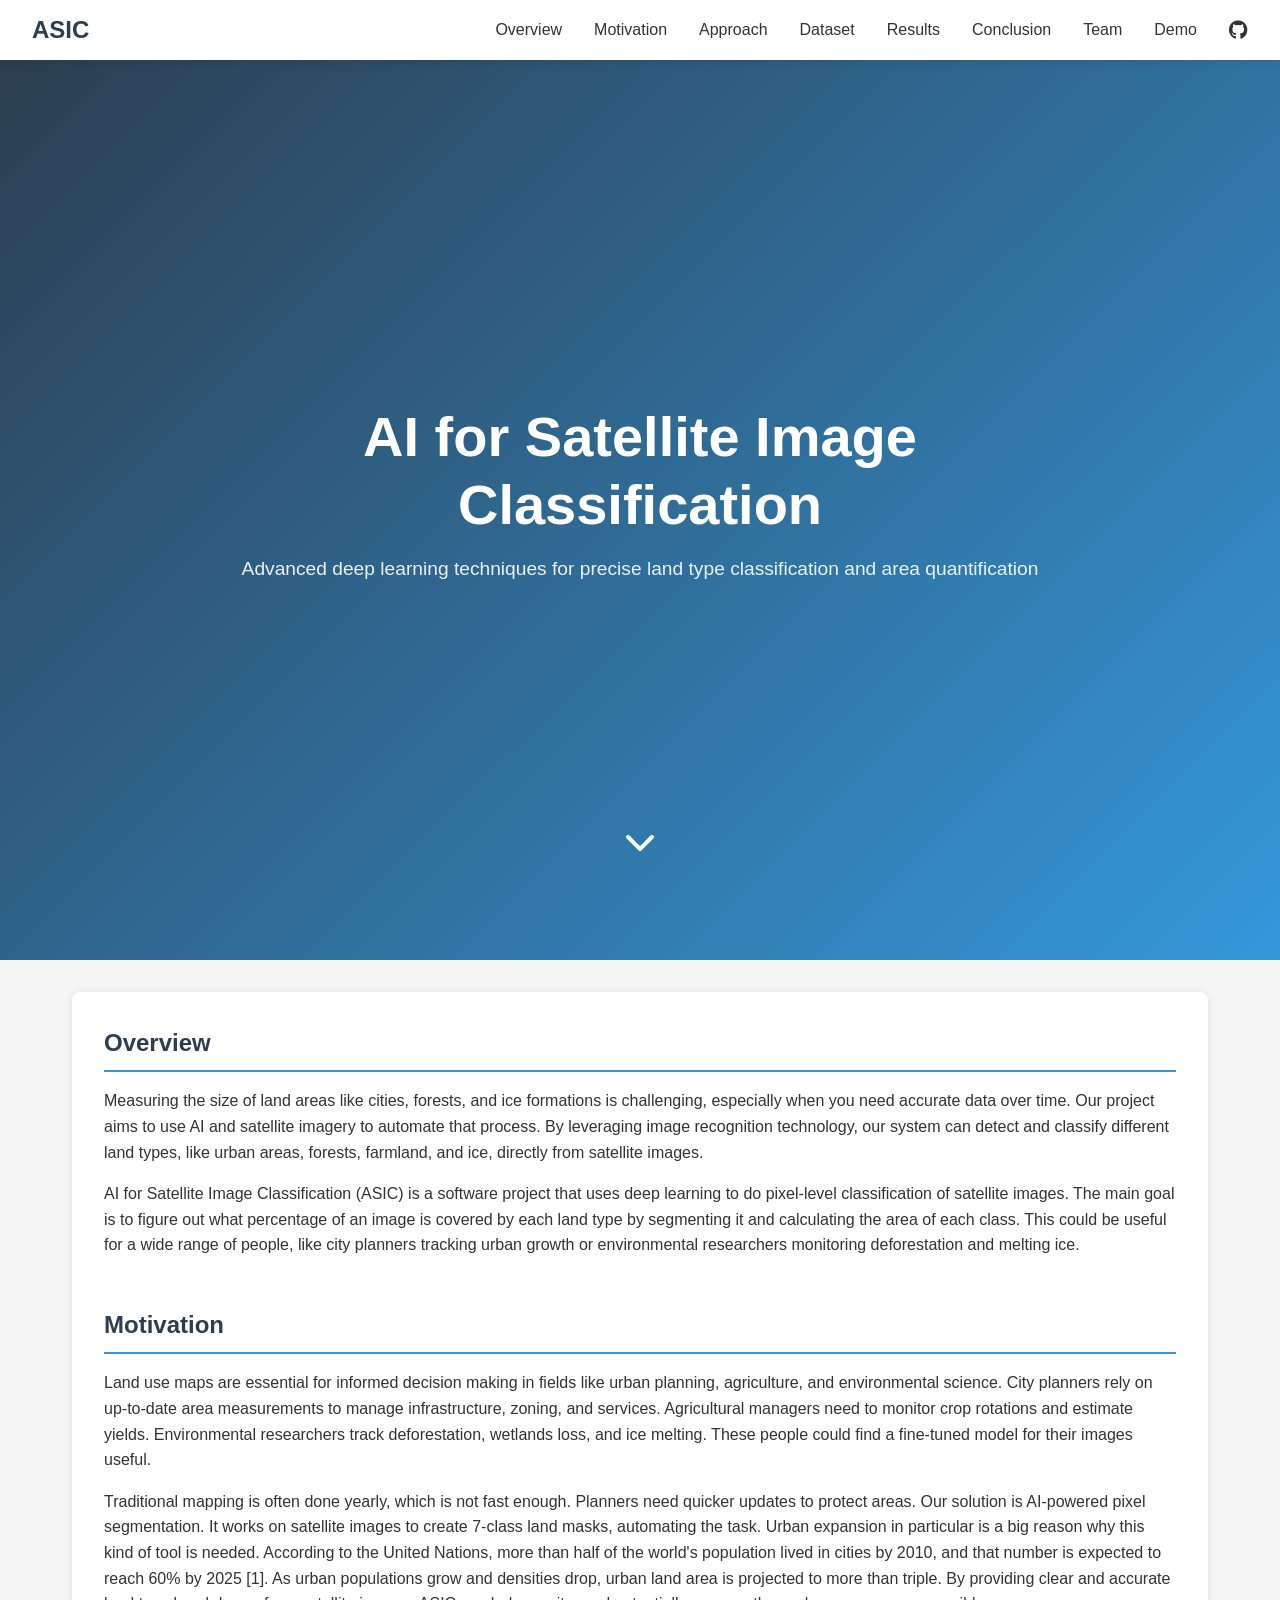
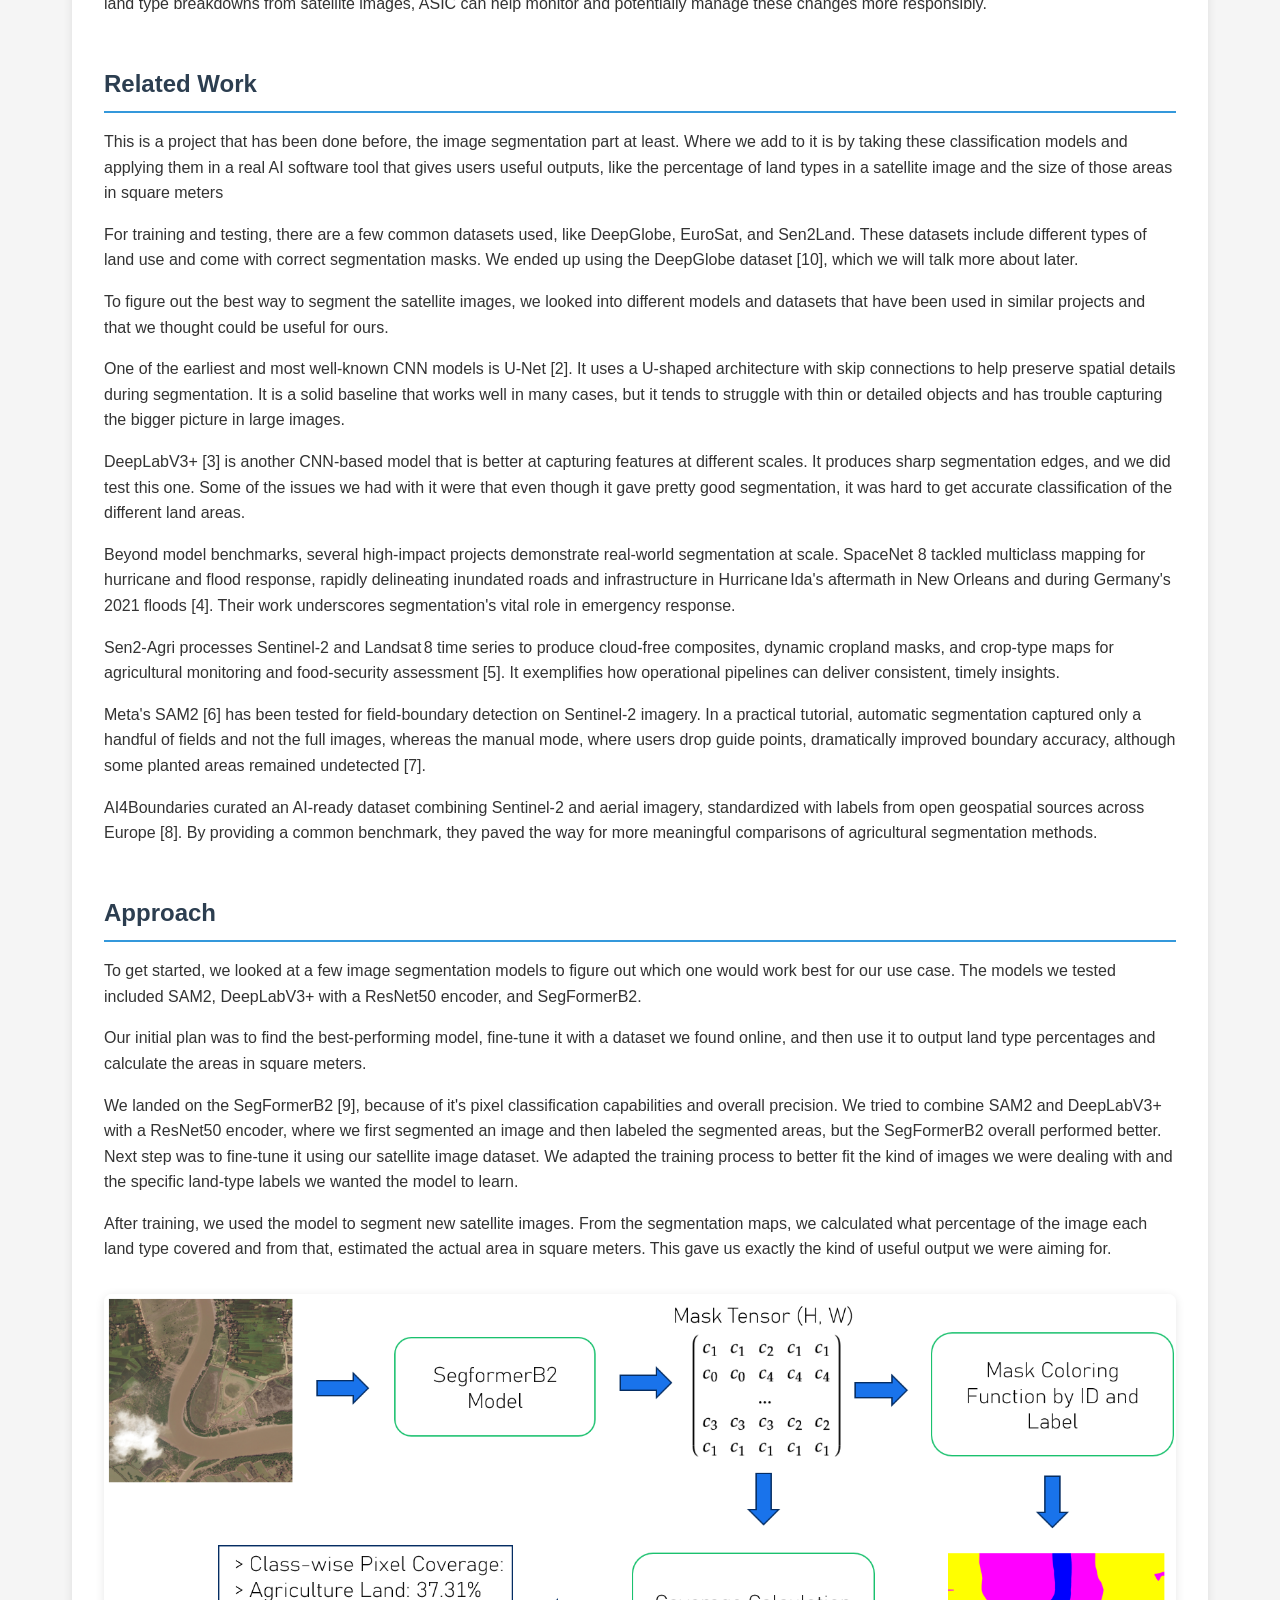
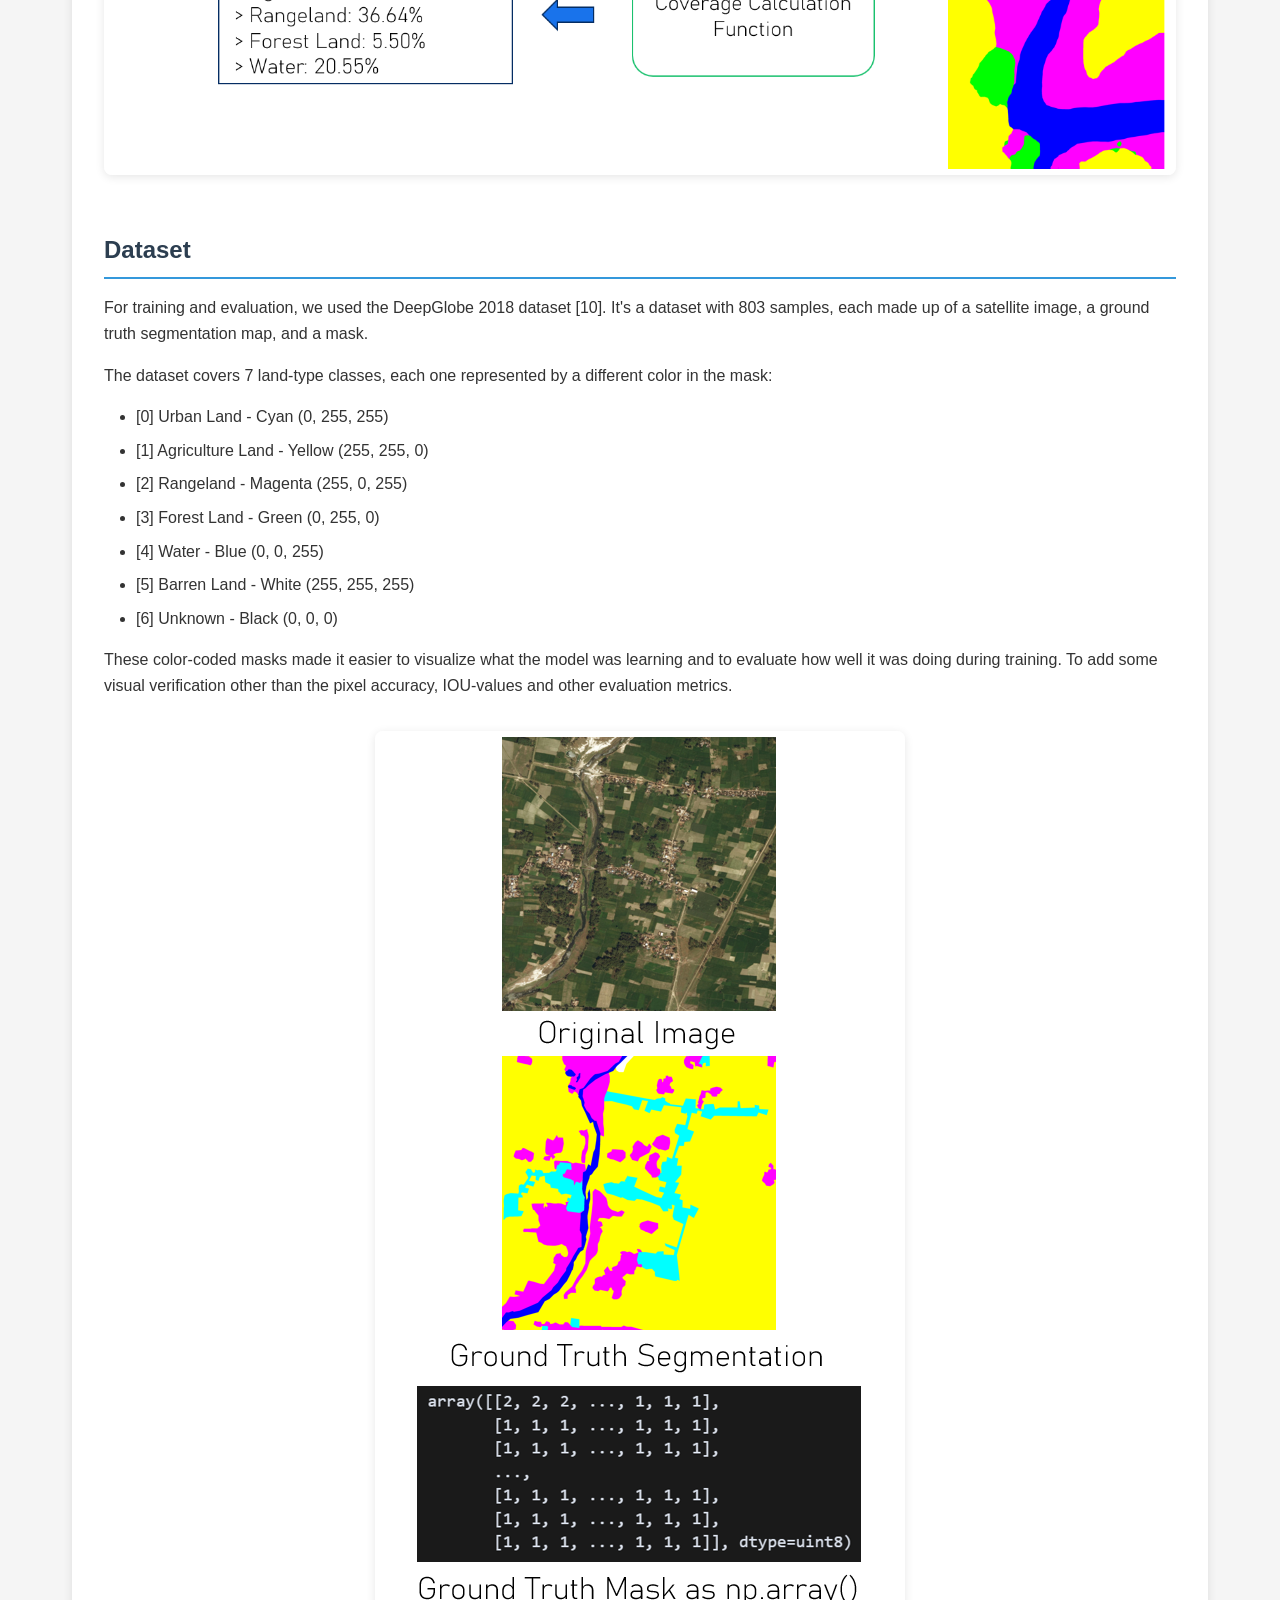
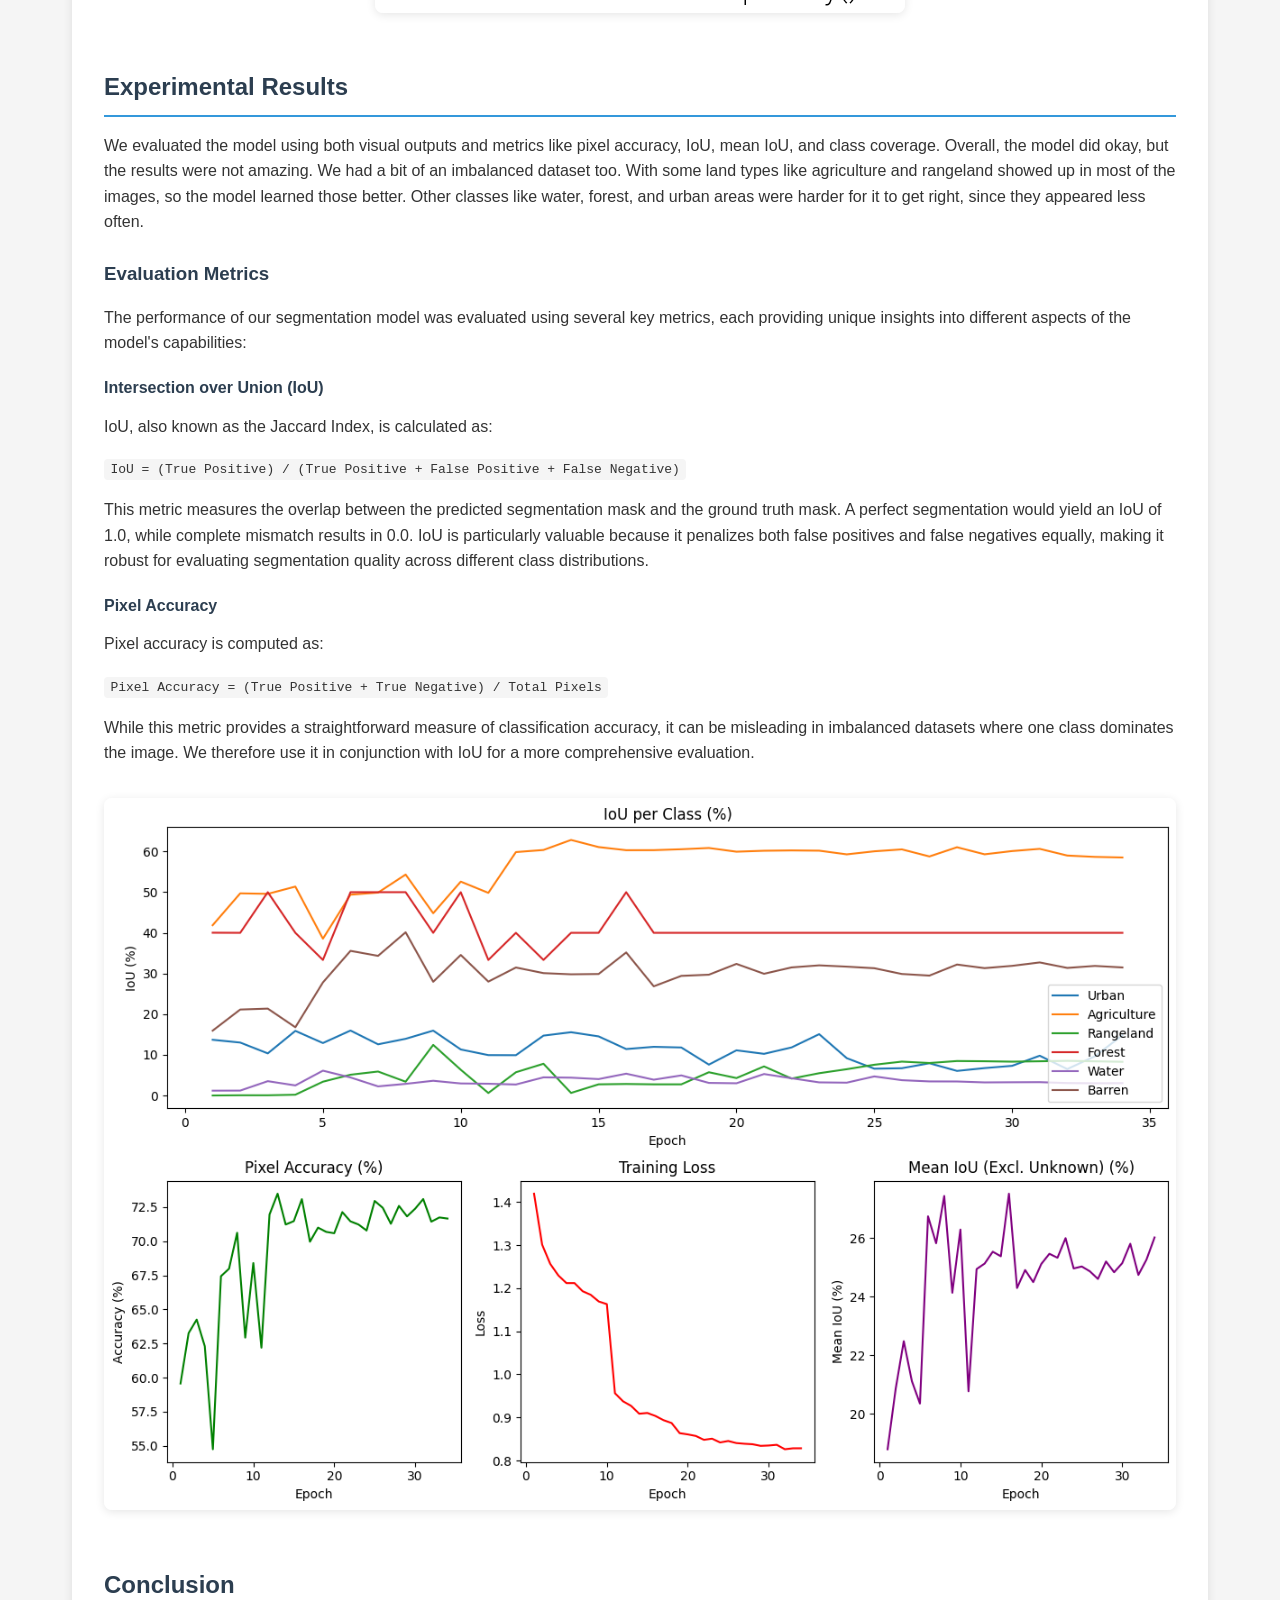
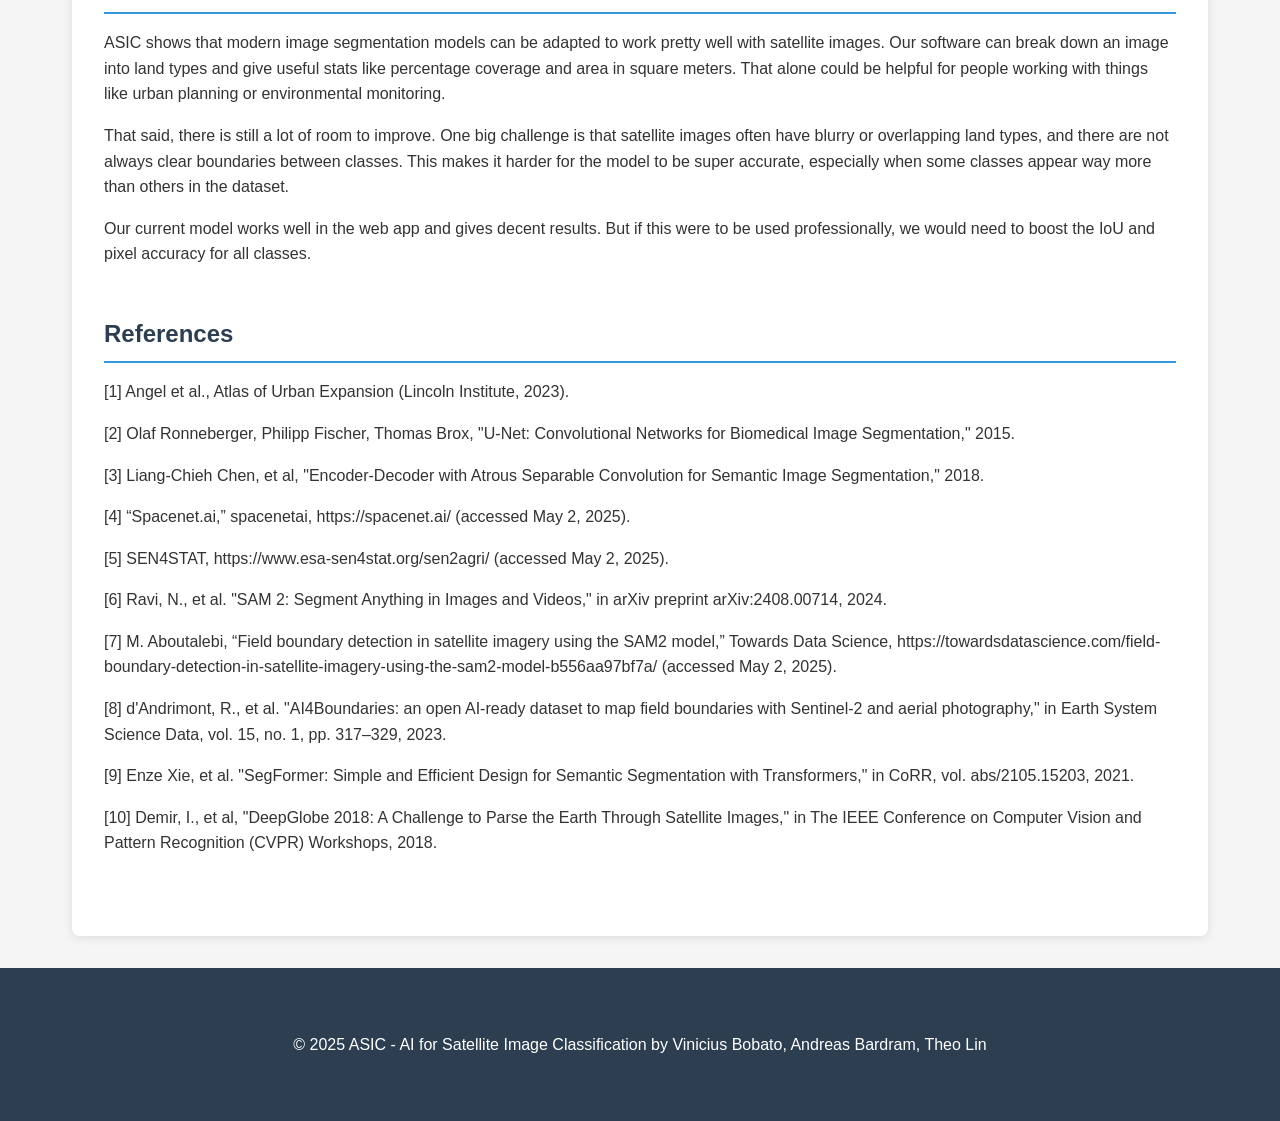
<file: index.html>
<!DOCTYPE html>
<html lang="en">
<head>
    <meta charset="UTF-8">
    <meta name="viewport" content="width=device-width, initial-scale=1.0">
    <title>ASIC - AI for Satellite Image Classification</title>
    <link rel="stylesheet" href="https://cdnjs.cloudflare.com/ajax/libs/font-awesome/6.0.0/css/all.min.css">
    <link rel="stylesheet" href="styles.css">
</head>
<body>
    <nav class="nav-container">
        <div class="nav-logo">ASIC</div>
        <div class="nav-menu">
            <a href="#overview">Overview</a>
            <a href="#motivation">Motivation</a>
            <a href="#approach">Approach</a>
            <a href="#dataset">Dataset</a>
            <a href="#results">Results</a>
            <a href="#conclusion">Conclusion</a>
            <a href="team.html">Team</a>
            <a href="demo.html">Demo</a>
            <a href="https://github.com/vmbobato/ASIC" class="github-button" target="_blank" title="View on GitHub">
                <i class="fab fa-github"></i>
            </a>
        </div>
    </nav>

    <section class="hero">
        <div class="hero-content">
            <h1>AI for Satellite Image Classification</h1>
            <p>Advanced deep learning techniques for precise land type classification and area quantification</p>
        </div>
        <div class="scroll-down">
            <i class="fas fa-chevron-down"></i>
        </div>
    </section>

    <div class="container">
        <div class="blog-content">
            <section id="overview" class="blog-section">
                <h2>Overview</h2>
                <p>
                    Measuring the size of land areas like cities, forests, and ice formations is challenging, 
                    especially when you need accurate data over time. Our project aims to use AI and satellite
                    imagery to automate that process. By leveraging image recognition technology, our system 
                    can detect and classify different land types, like urban areas, forests, farmland, and ice,
                    directly from satellite images.
                </p>
                <p>
                    AI for Satellite Image Classification (ASIC) is a software project that uses deep learning to
                    do pixel-level classification of satellite images. The main goal is to figure out what percentage
                    of an image is covered by each land type by segmenting it and calculating the area of each class.
                    This could be useful for a wide range of people, like city planners tracking urban growth or 
                    environmental researchers monitoring deforestation and melting ice.
                </p>
            </section>

            <section id="motivation" class="blog-section">
                <h2>Motivation</h2>
                <p>
                    Land use maps are essential for informed decision making in fields like urban planning, agriculture,
                    and environmental science. City planners rely on up-to-date area measurements to manage infrastructure,
                    zoning, and services. Agricultural managers need to monitor crop rotations and estimate yields.
                    Environmental researchers track deforestation, wetlands loss, and ice melting. These people could
                    find a fine-tuned model for their images useful.
                </p>
                <p>
                    Traditional mapping is often done yearly, which is not fast enough. Planners need quicker updates to
                    protect areas. Our solution is AI-powered pixel segmentation. It works on satellite images to create
                    7-class land masks, automating the task. Urban expansion in particular is a big reason why this kind
                    of tool is needed. According to the United Nations, more than half of the world's population lived 
                    in cities by 2010, and that number is expected to reach 60% by 2025 [1]. As urban populations grow and 
                    densities drop, urban land area is projected to more than triple. By providing clear and accurate 
                    land type breakdowns from satellite images, ASIC can help monitor and potentially manage these changes 
                    more responsibly.
                    </p>
            </section>
            <section id="related-work" class="blog-section">
                <h2>Related Work</h2>
                <p>
                    This is a project that has been done before, the image segmentation part at least. Where we 
                    add to it is by taking these classification models and applying them in a real AI software tool 
                    that gives users useful outputs, like the percentage of land types in a satellite image and the 
                    size of those areas in square meters</p>
                <p>
                    For training and testing, there are a few common datasets used, like DeepGlobe, EuroSat, 
                    and Sen2Land. These datasets include different types of land use and come with correct 
                    segmentation masks. We ended up using the DeepGlobe dataset [10], which we will talk more 
                    about later.
                </p>
                <p>
                    To figure out the best way to segment the satellite images, we looked into different models 
                    and datasets that have been used in similar projects and that we thought could be useful for 
                    ours. 
                </p>
                <p>
                    One of the earliest and most well-known CNN models is U-Net [2]. It uses a U-shaped 
                    architecture with skip connections to help preserve spatial details during segmentation. It is a 
                    solid baseline that works well in many cases, but it tends to struggle with thin or detailed 
                    objects and has trouble capturing the bigger picture in large images.
                </p>
                <p>
                    DeepLabV3+ [3] is another CNN-based model that is better at capturing features at different 
                    scales. It produces sharp segmentation edges, and we did test this one. Some of the issues 
                    we had with it were that even though it gave pretty good segmentation, it was hard to get 
                    accurate classification of the different land areas.
                </p>
                <p>
                    Beyond model benchmarks, several high-impact projects demonstrate real-world segmentation at scale.
                    SpaceNet 8 tackled multiclass mapping for hurricane and flood response, rapidly delineating inundated
                    roads and infrastructure in Hurricane Ida's aftermath in New Orleans and during Germany's 2021 floods [4].
                    Their work underscores segmentation's vital role in emergency response.
                </p>
                <p>
                    Sen2‑Agri processes Sentinel‑2 and Landsat 8 time series to produce cloud‑free composites, dynamic cropland masks,
                    and crop‑type maps for agricultural monitoring and food‑security assessment [5]. It exemplifies how operational
                    pipelines can deliver consistent, timely insights.
                </p>
                <p>
                    Meta's SAM2 [6] has been tested for field‑boundary detection on Sentinel‑2 imagery. In a practical tutorial, automatic segmentation
                    captured only a handful of fields and not the full images, whereas the manual mode, where users drop guide points, dramatically
                    improved boundary accuracy, although some planted areas remained undetected [7]. 
                </p>
                <p>
                    AI4Boundaries curated an AI‑ready dataset combining Sentinel‑2 and aerial imagery, standardized with labels from open geospatial sources across Europe [8]. 
                    By providing a common benchmark, they paved the way for more meaningful comparisons of agricultural segmentation methods.
                </p>
            </section>
            <section id="approach" class="blog-section">
                <h2>Approach</h2>
                <p>
                    To get started, we looked at a few image segmentation models to figure out which one would
                    work best for our use case. The models we tested included SAM2, DeepLabV3+ with a ResNet50 
                    encoder, and SegFormerB2.
                </p>
                <p>
                    Our initial plan was to find the best-performing model, fine-tune it with a dataset we found online, 
                    and then use it to output land type percentages and calculate the areas in square meters.
                </p>
                <p>
                    We landed on the SegFormerB2 [9], because of it's pixel classification capabilities and overall precision. 
                    We tried to combine SAM2 and DeepLabV3+ with a ResNet50 encoder, where we first segmented an image and 
                    then labeled the segmented areas, but the SegFormerB2 overall performed better. Next step was to fine-tune 
                    it using our satellite image dataset. We adapted the training process to better fit the kind of images we 
                    were dealing with and the specific land-type labels we wanted the model to learn.
                </p>
                <p>
                    After training, we used the model to segment new satellite images. From the segmentation maps, we calculated 
                    what percentage of the image each land type covered and from that, estimated the actual area in square meters. 
                    This gave us exactly the kind of useful output we were aiming for.
                </p>
                <div class="image-container">
                    <img src="static/application_diagram.png" alt="Application Diagram">
                </div>
            </section>

            <section id="dataset" class="blog-section">
                <h2>Dataset</h2>
                <p>
                    For training and evaluation, we used the DeepGlobe 2018 dataset [10]. It's a dataset with 803 samples, each made up 
                    of a satellite image, a ground truth segmentation map, and a mask.
                </p>
                <p>
                    The dataset covers 7 land-type classes, each one represented by a different color in the mask:
                </p>
                <ul>
                    <li>[0] Urban Land       - Cyan (0, 255, 255)</li>
                    <li>[1] Agriculture Land - Yellow (255, 255, 0)</li>
                    <li>[2] Rangeland        - Magenta (255, 0, 255)</li>
                    <li>[3] Forest Land      - Green (0, 255, 0)</li>
                    <li>[4] Water            - Blue (0, 0, 255)</li>
                    <li>[5] Barren Land      - White (255, 255, 255)</li>
                    <li>[6] Unknown          - Black (0, 0, 0)</li>
                </ul>
                <p>
                    These color-coded masks made it easier to visualize what the model was learning and to evaluate 
                    how well it was doing during training. To add some visual verification other than the pixel accuracy, 
                    IOU-values and other evaluation metrics.
                </p>
                <div class="image-container">
                    <img src="static/dataset.png" alt="Application Diagram">
                </div>
            </section>

            <section id="results" class="blog-section">
                <h2>Experimental Results</h2>
                <p>
                    We evaluated the model using both visual outputs and metrics like pixel accuracy, IoU, mean IoU, and 
                    class coverage. Overall, the model did okay, but the results were not amazing. We had a bit of an 
                    imbalanced dataset too. With some land types like agriculture and rangeland showed up in most of the 
                    images, so the model learned those better. Other classes like water, forest, and urban areas were harder 
                    for it to get right, since they appeared less often.
                </p>

                <h3>Evaluation Metrics</h3>
                <p>
                    The performance of our segmentation model was evaluated using several key metrics, each providing unique 
                    insights into different aspects of the model's capabilities:
                </p>
                
                <h4>Intersection over Union (IoU)</h4>
                <p>
                    IoU, also known as the Jaccard Index, is calculated as:
                </p>
                <p>
                    <code>IoU = (True Positive) / (True Positive + False Positive + False Negative)</code>
                </p>
                <p>
                    This metric measures the overlap between the predicted segmentation mask and the ground truth mask.
                    A perfect segmentation would yield an IoU of 1.0, while complete mismatch results in 0.0. IoU is 
                    particularly valuable because it penalizes both false positives and false negatives equally, making 
                    it robust for evaluating segmentation quality across different class distributions.
                </p>

                <h4>Pixel Accuracy</h4>
                <p>Pixel accuracy is computed as:</p>
                <p>
                    <code>Pixel Accuracy = (True Positive + True Negative) / Total Pixels</code>
                </p>
                <p>
                    While this metric provides a straightforward measure of classification accuracy, it can be misleading 
                    in imbalanced datasets where one class dominates the image. We therefore use it in conjunction with 
                    IoU for a more comprehensive evaluation.
                </p>

                <div class="image-container">
                    <img src="static/charts.png" alt="Training Performance Charts">
                </div>
            </section>

            <section id="conclusion" class="blog-section">
                <h2>Conclusion</h2>
                <p>
                    ASIC shows that modern image segmentation models can be adapted to work pretty well with satellite images. 
                    Our software can break down an image into land types and give useful stats like percentage coverage and 
                    area in square meters. That alone could be helpful for people working with things like urban planning or
                    environmental monitoring.
                </p>
                <p>
                    That said, there is still a lot of room to improve. One big challenge is that satellite images often have 
                    blurry or overlapping land types, and there are not always clear boundaries between classes. This makes it
                    harder for the model to be super accurate, especially when some classes appear way more than others in 
                    the dataset.
                </p>
                <p>
                    Our current model works well in the web app and gives decent results. But if this were to be used professionally,
                    we would need to boost the IoU and pixel accuracy for all classes.
                </p>
            </section>

            <section id="references" class="blog-section">
                <h2>References</h2>
                <p>
                    [1] Angel et al., Atlas of Urban Expansion (Lincoln Institute, 2023).
                </p>
                <p>
                    [2] Olaf Ronneberger, Philipp Fischer, Thomas Brox, "U-Net: Convolutional Networks for Biomedical Image Segmentation," 2015.
                </p>
                <p>
                    [3] Liang-Chieh Chen, et al, "Encoder-Decoder with Atrous Separable Convolution for Semantic Image Segmentation," 2018.
                </p>
                <p>
                    [4] “Spacenet.ai,” spacenetai, https://spacenet.ai/ (accessed May 2, 2025). 
                </p>
                <p>
                    [5] SEN4STAT, https://www.esa-sen4stat.org/sen2agri/ (accessed May 2, 2025). 
                </p>
                <p>
                    [6] Ravi, N., et al. "SAM 2: Segment Anything in Images and Videos," in arXiv preprint arXiv:2408.00714, 2024.
                </p>
                <p>
                    [7] M. Aboutalebi, “Field boundary detection in satellite imagery using the SAM2 model,” Towards Data Science, https://towardsdatascience.com/field-boundary-detection-in-satellite-imagery-using-the-sam2-model-b556aa97bf7a/ (accessed May 2, 2025). 
                </p>
                <p>
                    [8] d'Andrimont, R., et al. "AI4Boundaries: an open AI-ready dataset to map field boundaries with Sentinel-2 and aerial photography," in Earth System Science Data, vol. 15, no. 1, pp. 317–329, 2023.
                </p>
                <p>
                    [9] Enze Xie, et al. "SegFormer: Simple and Efficient Design for Semantic Segmentation with Transformers," in CoRR, vol. abs/2105.15203, 2021.
                </p>
                <p>
                    [10] Demir, I., et al, "DeepGlobe 2018: A Challenge to Parse the Earth Through Satellite Images," in The IEEE Conference on Computer Vision and Pattern Recognition (CVPR) Workshops, 2018.
                </p>
            </section>
        </div>
    </div>

    <footer>
        <div class="container">
            <p>© 2025 ASIC - AI for Satellite Image Classification by Vinicius Bobato, Andreas Bardram, Theo Lin</p>
        </div>
    </footer>

    <script>
        document.querySelectorAll('a[href^="#"]').forEach(anchor => {
            anchor.addEventListener('click', function (e) {
                e.preventDefault();
                document.querySelector(this.getAttribute('href')).scrollIntoView({
                    behavior: 'smooth'
                });
            });
        });
    </script>
</body>
</html>
</file>
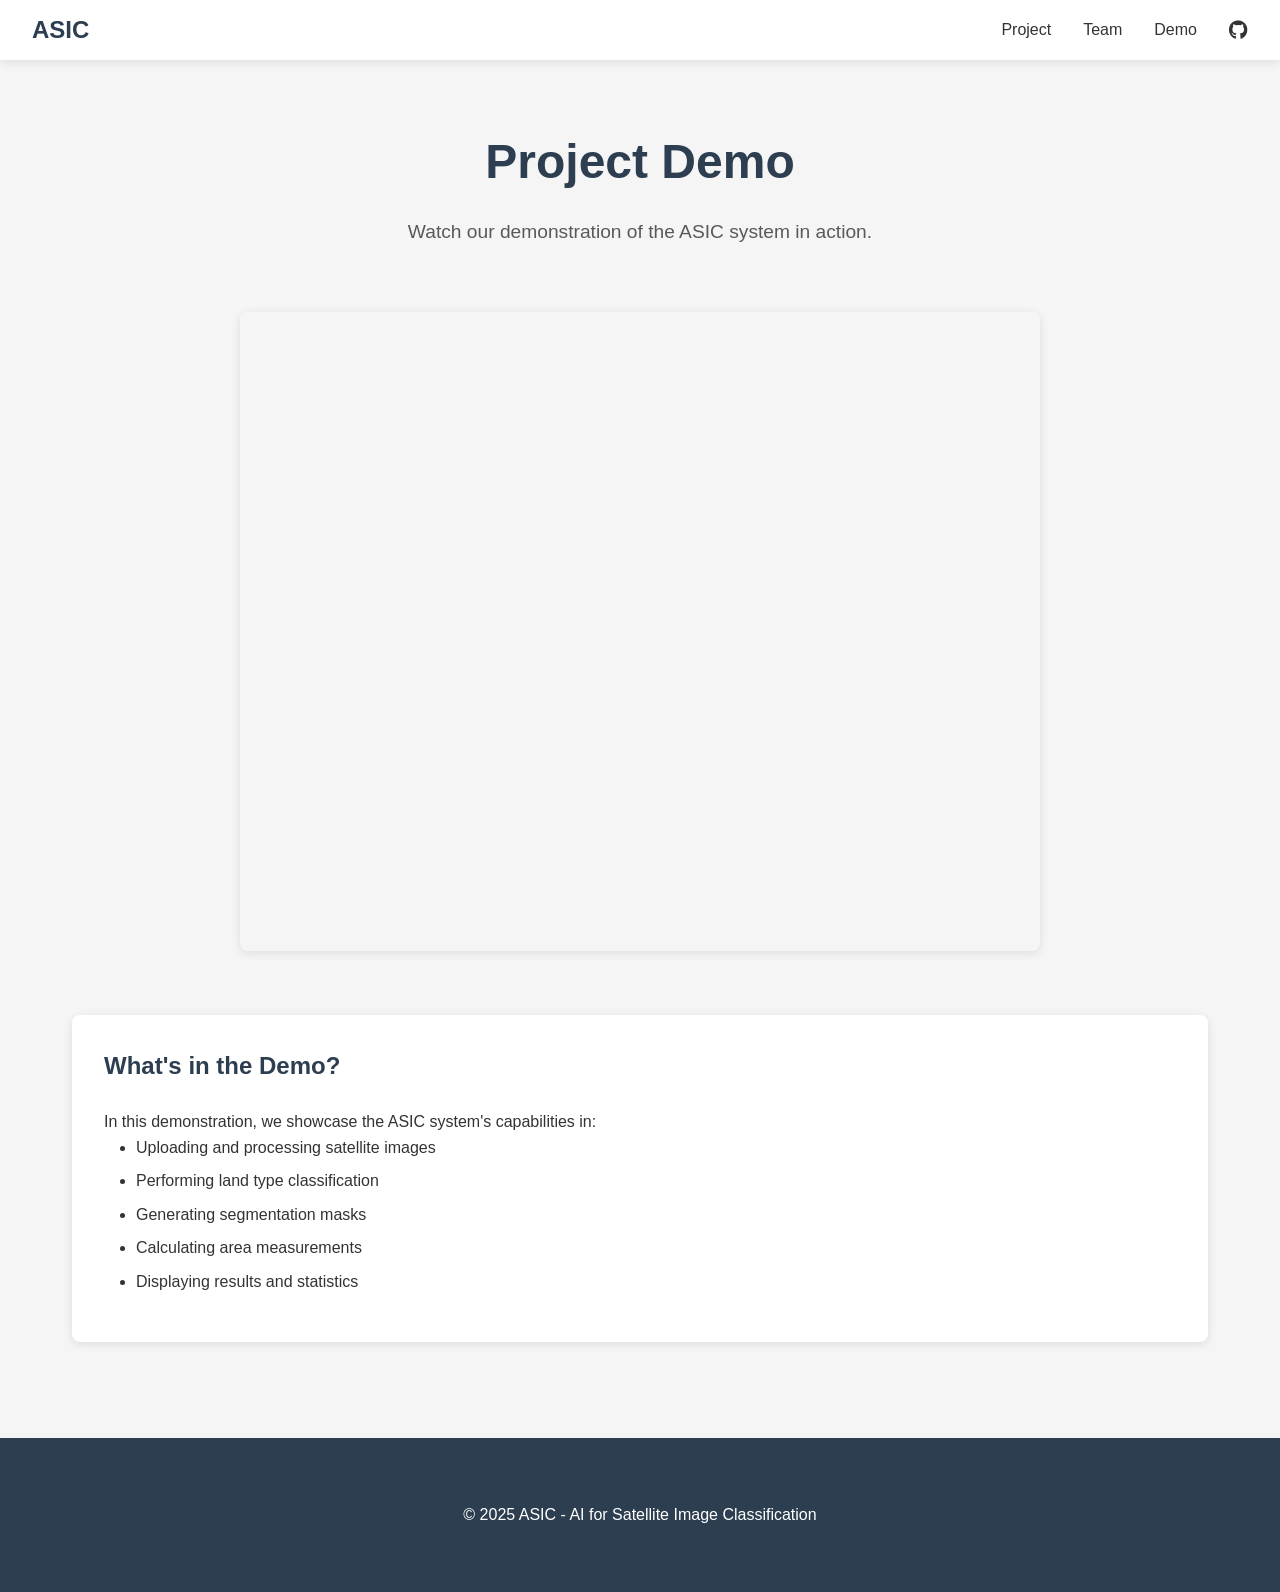
<file: demo.html>
<!DOCTYPE html>
<html lang="en">
<head>
    <meta charset="UTF-8">
    <meta name="viewport" content="width=device-width, initial-scale=1.0">
    <title>ASIC - Demo</title>
    <link rel="stylesheet" href="https://cdnjs.cloudflare.com/ajax/libs/font-awesome/6.0.0/css/all.min.css">
    <link rel="stylesheet" href="styles.css">
</head>
<body>
    <nav class="nav-container">
        <div class="nav-logo">ASIC</div>
        <div class="nav-menu">
            <a href="index.html">Project</a>
            <a href="team.html">Team</a>
            <a href="demo.html">Demo</a>
            <a href="https://github.com/vmbobato/ASIC" class="github-button" target="_blank" title="View on GitHub">
                <i class="fab fa-github"></i>
            </a>
        </div>
    </nav>

    <div class="container">
        <div class="demo-header">
            <h1>Project Demo</h1>
            <p>Watch our demonstration of the ASIC system in action.</p>
        </div>

        <div class="video-container">
            <div class="video-wrapper">
                <iframe 
                    width="560" 
                    height="315" 
                    src="https://www.youtube.com/embed/RsvqhC6w9EU"  
                    title="ASIC Demo" 
                    frameborder="0" 
                    allow="accelerometer; autoplay; clipboard-write; encrypted-media; gyroscope; picture-in-picture" 
                    allowfullscreen>
                </iframe>
            </div>
        </div>

        <div class="demo-description">
            <h2>What's in the Demo?</h2>
            <p>In this demonstration, we showcase the ASIC system's capabilities in:</p>
            <ul>
                <li>Uploading and processing satellite images</li>
                <li>Performing land type classification</li>
                <li>Generating segmentation masks</li>
                <li>Calculating area measurements</li>
                <li>Displaying results and statistics</li>
            </ul>
        </div>
    </div>

    <footer>
        <div class="container">
            <p>© 2025 ASIC - AI for Satellite Image Classification</p>
        </div>
    </footer>
</body>
</html>
</file>
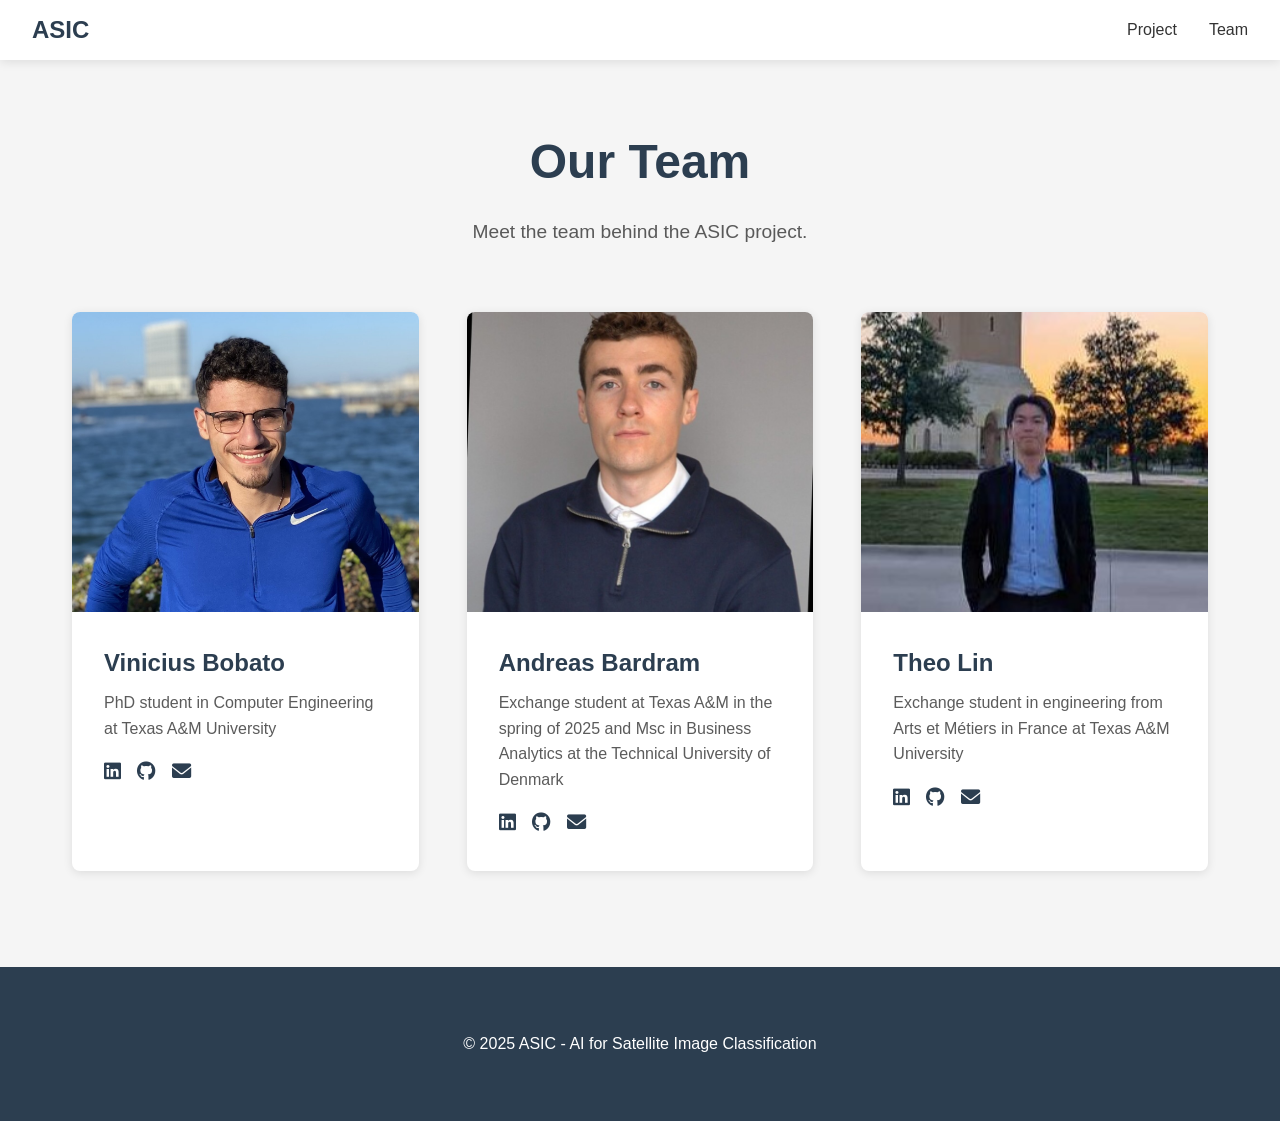
<file: team.html>
<!DOCTYPE html>
<html lang="en">
<head>
    <meta charset="UTF-8">
    <meta name="viewport" content="width=device-width, initial-scale=1.0">
    <title>ASIC - Our Team</title>
    <link rel="stylesheet" href="https://cdnjs.cloudflare.com/ajax/libs/font-awesome/6.0.0/css/all.min.css">
    <link rel="stylesheet" href="styles.css">
</head>
<body>
    <nav class="nav-container">
        <div class="nav-logo">ASIC</div>
        <div class="nav-menu">
            <a href="index.html">Project</a>
            <a href="#team">Team</a>
        </div>
    </nav>

    <div class="container">
        <div class="team-header">
            <h1>Our Team</h1>
            <p>Meet the team behind the ASIC project.</p>
        </div>

        <div class="team-grid">
            <div class="team-member">
                <div class="member-image">
                    <img src="static/vb1.jpg" alt="Member">
                </div>
                <div class="member-info">
                    <h3>Vinicius Bobato</h3>
                    <p>PhD student in Computer Engineering at Texas A&M University</p>
                    <div class="social-links">
                        <a href="https://linkedin.com/in/vmbobato"><i class="fab fa-linkedin"></i></a>
                        <a href="https://github.com/vmbobato"><i class="fab fa-github"></i></a>
                        <a href="mailto:vmbobato@tamu.edu"><i class="fas fa-envelope"></i></a>
                    </div>
                </div>
            </div>

            <div class="team-member">
                <div class="member-image">
                    <div class="member-image">
                        <img src="static/ab.jpg" alt="Member">
                    </div>
                </div>
                <div class="member-info">
                    <h3>Andreas Bardram</h3>
                    <p>Exchange student at Texas A&M in the spring of 2025 and Msc in Business Analytics at the Technical University of Denmark</p>
                    <div class="social-links">
                        <a href="https://www.linkedin.com/in/andreas-bardram-a38b12250/"><i class="fab fa-linkedin"></i></a>
                        <a href="https://github.com/AndreasBardram"><i class="fab fa-github"></i></a>
                        <a href="mailto:andreas.bardram@gmail.com"><i class="fas fa-envelope"></i></a>
                    </div>
                </div>
            </div>

            <div class="team-member">
                <div class="member-image">
                    <div class="member-image">
                        <img src="static/tl1.jpg" alt="Member">
                    </div>
                </div>
                <div class="member-info">
                    <h3>Theo Lin</h3>
                    <p>Exchange student in engineering from Arts et Métiers in France at Texas A&M University</p>
                    <div class="social-links">
                        <a href="https://www.linkedin.com/in/th%C3%A9o-lin/"><i class="fab fa-linkedin"></i></a>
                        <a href="https://github.com/eothL"><i class="fab fa-github"></i></a>
                        <a href="mailto:lin.theob@gmail.com"><i class="fas fa-envelope"></i></a>
                    </div>
                </div>
            </div>
        </div>
    </div>

    <footer>
        <div class="container">
            <p>© 2025 ASIC - AI for Satellite Image Classification</p>
        </div>
    </footer>
</body>
</html>
</file>
<file: styles.css>
:root {
    --primary-color: #2c3e50;
    --secondary-color: #3498db;
    --text-color: #333;
    --light-gray: #f5f5f5;
    --border-radius: 8px;
    --header-height: 60px;
}

* {
    margin: 0;
    padding: 0;
    box-sizing: border-box;
}

body {
    font-family: 'Segoe UI', Tahoma, Geneva, Verdana, sans-serif;
    line-height: 1.6;
    color: var(--text-color);
    background-color: var(--light-gray);
}

.container {
    max-width: 1200px;
    margin: 0 auto;
    padding: 2rem;
}

/* Navigation */
.nav-container {
    position: fixed;
    top: 0;
    left: 0;
    right: 0;
    background-color: white;
    box-shadow: 0 2px 10px rgba(0, 0, 0, 0.1);
    z-index: 1000;
    height: var(--header-height);
    display: flex;
    align-items: center;
    justify-content: space-between;
    padding: 0 2rem;
}

.nav-logo {
    font-size: 1.5rem;
    font-weight: bold;
    color: var(--primary-color);
}

.nav-menu {
    display: flex;
    gap: 2rem;
}

.nav-menu a {
    color: var(--text-color);
    text-decoration: none;
    font-weight: 500;
    transition: color 0.3s ease;
}

.nav-menu a:hover {
    color: var(--secondary-color);
}

/* GitHub Button */
.github-button {
    color: var(--text-color) !important;
    display: flex;
    align-items: center;
    justify-content: center;
    transition: color 0.3s ease;
}

.github-button:hover {
    color: var(--secondary-color) !important;
    text-decoration: none;
}

.github-button i {
    font-size: 1.2rem;
}

/* Hero Section */
.hero {
    height: 100vh;
    display: flex;
    align-items: center;
    justify-content: center;
    text-align: center;
    background: linear-gradient(135deg, var(--primary-color), var(--secondary-color));
    color: white;
    padding: 0 2rem;
    margin-top: var(--header-height);
}

.hero-content {
    max-width: 800px;
}

.hero h1 {
    font-size: 3.5rem;
    margin-bottom: 1rem;
    line-height: 1.2;
}

.hero p {
    font-size: 1.2rem;
    margin-bottom: 2rem;
    opacity: 0.9;
}

.scroll-down {
    position: absolute;
    bottom: 2rem;
    left: 50%;
    transform: translateX(-50%);
    color: white;
    font-size: 2rem;
    animation: bounce 2s infinite;
}

@keyframes bounce {
    0%, 20%, 50%, 80%, 100% {
        transform: translateY(0);
    }
    40% {
        transform: translateY(-20px);
    }
    60% {
        transform: translateY(-10px);
    }
}

/* Content Sections */
.content-section {
    padding: 4rem 0;
    background-color: white;
}

.section-title {
    text-align: center;
    margin-bottom: 3rem;
}

.section-title h2 {
    font-size: 2.5rem;
    color: var(--primary-color);
    margin-bottom: 1rem;
}

.section-title p {
    color: var(--text-color);
    opacity: 0.8;
    max-width: 600px;
    margin: 0 auto;
}

.blog-content {
    background-color: white;
    padding: 2rem;
    border-radius: var(--border-radius);
    box-shadow: 0 2px 10px rgba(0, 0, 0, 0.1);
}

.blog-section {
    margin-bottom: 3rem;
}

.blog-section h2 {
    color: var(--primary-color);
    margin-bottom: 1rem;
    padding-bottom: 0.5rem;
    border-bottom: 2px solid var(--secondary-color);
}

.blog-section h3 {
    color: var(--primary-color);
    margin: 1.5rem 0 1rem;
}

.blog-section h4 {
    color: var(--primary-color);
    margin: 1.2rem 0 0.8rem;
}

.blog-section p {
    margin-bottom: 1rem;
}

.blog-section ul {
    margin-left: 2rem;
    margin-bottom: 1rem;
}

.blog-section li {
    margin-bottom: 0.5rem;
}

.blog-section code {
    background-color: var(--light-gray);
    padding: 0.2rem 0.4rem;
    border-radius: 4px;
    font-family: monospace;
}

.blog-section a {
    color: var(--secondary-color);
    text-decoration: none;
}

.blog-section a:hover {
    text-decoration: underline;
}

.image-container {
    text-align: center;
    margin: 2rem 0;
}

.image-container img {
    max-width: 100%;
    border-radius: var(--border-radius);
    box-shadow: 0 2px 10px rgba(0, 0, 0, 0.1);
}

/* Team Section */
.team-header {
    text-align: center;
    margin: calc(var(--header-height) + 2rem) 0 4rem;
}

.team-header h1 {
    font-size: 3rem;
    color: var(--primary-color);
    margin-bottom: 1rem;
}

.team-header p {
    font-size: 1.2rem;
    color: var(--text-color);
    opacity: 0.8;
    max-width: 600px;
    margin: 0 auto;
}

.team-grid {
    display: grid;
    grid-template-columns: repeat(auto-fit, minmax(300px, 1fr));
    gap: 3rem;
    margin-bottom: 4rem;
}

.team-member {
    background-color: white;
    border-radius: var(--border-radius);
    overflow: hidden;
    box-shadow: 0 2px 10px rgba(0, 0, 0, 0.1);
    transition: transform 0.3s ease;
}

.team-member:hover {
    transform: translateY(-5px);
}

.member-image {
    width: 100%;
    height: 300px;
    background-color: var(--light-gray);
    display: flex;
    align-items: center;
    justify-content: center;
    color: var(--text-color);
    font-size: 1.5rem;
    overflow: hidden;
}

.member-image img {
    width: 100%;
    height: 100%;
    object-fit: cover;
}

.member-info {
    padding: 2rem;
}

.member-info h3 {
    color: var(--primary-color);
    font-size: 1.5rem;
    margin-bottom: 0.5rem;
}

.member-info .role {
    color: var(--secondary-color);
    font-weight: 500;
    margin-bottom: 1rem;
}

.member-info p {
    color: var(--text-color);
    opacity: 0.8;
}

.social-links {
    display: flex;
    gap: 1rem;
    margin-top: 1rem;
}

.social-links a {
    color: var(--primary-color);
    font-size: 1.2rem;
    transition: color 0.3s ease;
}

.social-links a:hover {
    color: var(--secondary-color);
}

footer {
    text-align: center;
    padding: 2rem 0;
    color: white;
    background-color: var(--primary-color);
}

/* Demo Section */
.demo-header {
    text-align: center;
    margin: calc(var(--header-height) + 2rem) 0 4rem;
}

.demo-header h1 {
    font-size: 3rem;
    color: var(--primary-color);
    margin-bottom: 1rem;
}

.demo-header p {
    font-size: 1.2rem;
    color: var(--text-color);
    opacity: 0.8;
    max-width: 600px;
    margin: 0 auto;
}

.video-container {
    margin: 2rem 0;
    display: flex;
    justify-content: center;
}

.video-wrapper {
    position: relative;
    width: 100%;
    max-width: 800px;
    padding-bottom: 56.25%; /* 16:9 Aspect Ratio */
}

.video-wrapper iframe {
    position: absolute;
    top: 0;
    left: 0;
    width: 100%;
    height: 100%;
    border-radius: var(--border-radius);
    box-shadow: 0 2px 10px rgba(0, 0, 0, 0.1);
}

.demo-description {
    margin: 4rem 0;
    padding: 2rem;
    background-color: white;
    border-radius: var(--border-radius);
    box-shadow: 0 2px 10px rgba(0, 0, 0, 0.1);
}

.demo-description h2 {
    color: var(--primary-color);
    margin-bottom: 1.5rem;
}

.demo-description ul {
    margin-left: 2rem;
    margin-bottom: 1rem;
}

.demo-description li {
    margin-bottom: 0.5rem;
    color: var(--text-color);
}

@media (max-width: 768px) {
    .container {
        padding: 1rem;
    }

    .nav-container {
        padding: 0 1rem;
    }

    .nav-menu {
        display: none;
    }

    .hero h1 {
        font-size: 2.5rem;
    }

    .hero p {
        font-size: 1rem;
    }

    .section-title h2 {
        font-size: 2rem;
    }

    .blog-content {
        padding: 1rem;
    }

    .team-header h1 {
        font-size: 2.5rem;
    }

    .team-header p {
        font-size: 1rem;
    }

    .team-grid {
        grid-template-columns: 1fr;
    }

    .demo-header h1 {
        font-size: 2.5rem;
    }

    .demo-header p {
        font-size: 1rem;
    }

    .video-wrapper {
        padding-bottom: 75%; /* 4:3 Aspect Ratio for mobile */
    }
}
</file>
